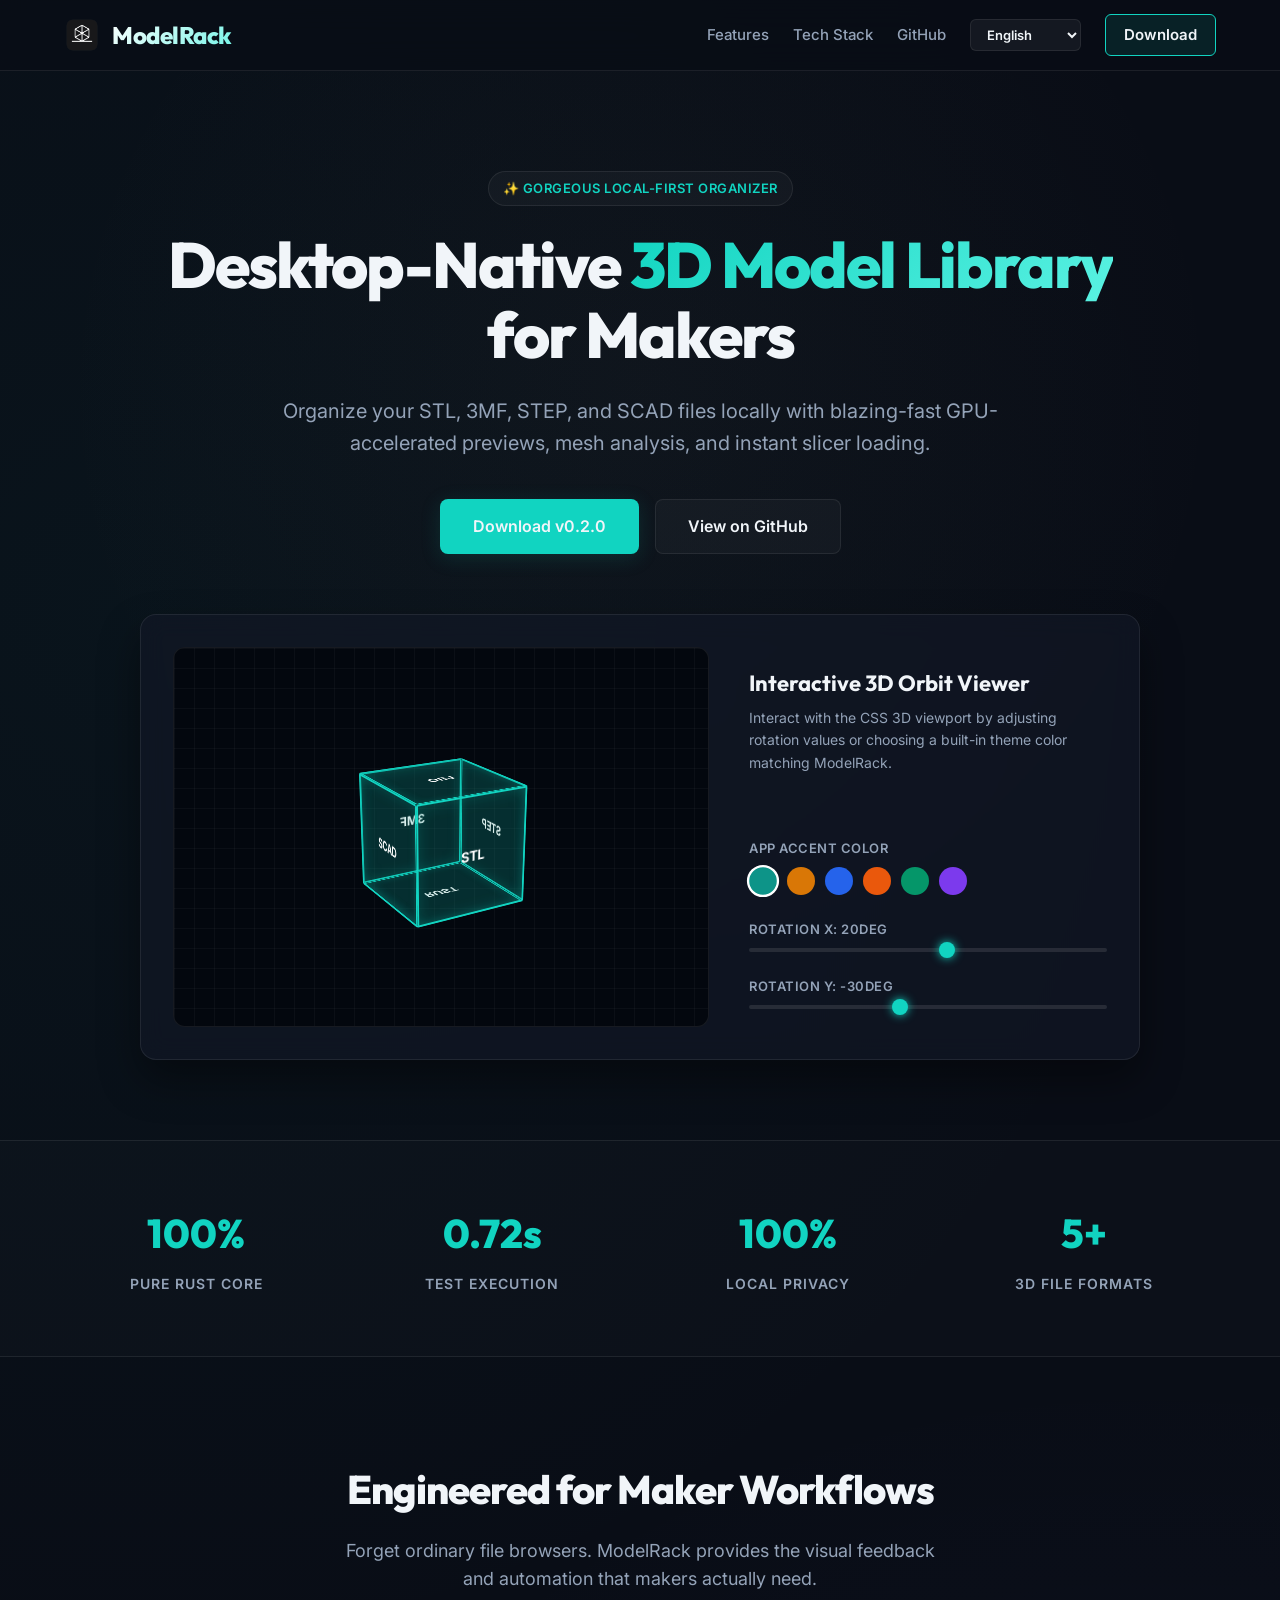
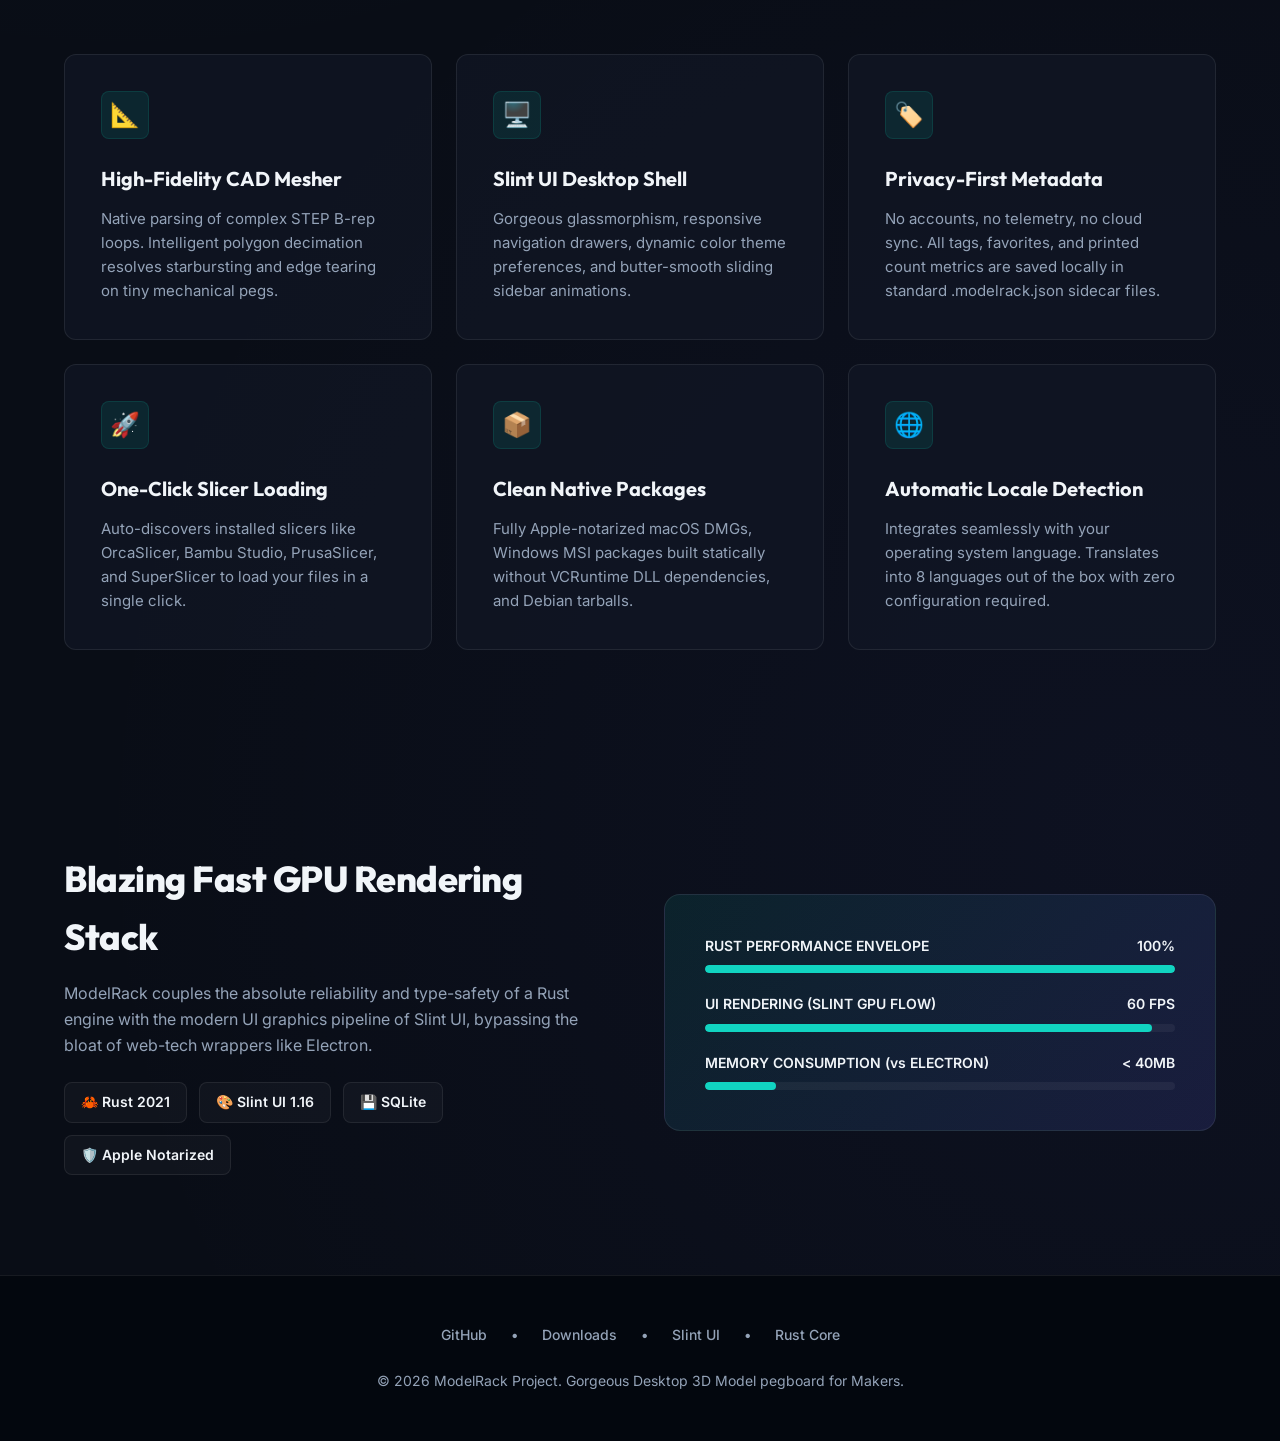
<file: docs/index.html>
<!DOCTYPE html>
<html lang="en">
<head>
  <meta charset="UTF-8">
  <meta name="viewport" content="width=device-width, initial-scale=1.0">
  <title>ModelRack - Gorgeous, Desktop-Native 3D Model Manager for Makers</title>
  
  <!-- SEO Meta Tags -->
  <meta name="description" content="ModelRack is a blazing-fast, gorgeous desktop-native 3D model library for makers. Manage STL, 3MF, STEP, and SCAD files locally with high-fidelity B-rep CAD meshing, 3D orbit viewer, and instant slicer integration.">
  <meta name="keywords" content="3D printing, STL viewer, 3MF plate manager, STEP mesher, local-first model library, OrcaSlicer launcher, Slint UI, Rust app">
  <meta name="author" content="ModelRack Project Team">
  <meta name="robots" content="index, follow">
  
  <!-- Open Graph / Facebook -->
  <meta property="og:type" content="website">
  <meta property="og:title" content="ModelRack - Desktop-Native 3D Model Manager">
  <meta property="og:description" content="A gorgeous, local-first, blazing-fast desktop 3D model organizer with native B-rep STEP parsing, 3D orbit previewing, and automatic slicer launching.">
  
  <!-- Modern Fonts -->
  <link rel="preconnect" href="https://fonts.googleapis.com">
  <link rel="preconnect" href="https://fonts.gstatic.com" crossorigin>
  <link href="https://fonts.googleapis.com/css2?family=Inter:wght@400;500;600;700&family=Outfit:wght@500;700;800&display=swap" rel="stylesheet">
  
  <style>
    /* Modern Reset and Design Variables */
    :root {
      --bg-dark: #090d16;
      --bg-card: rgba(18, 24, 38, 0.7);
      --bg-card-hover: rgba(26, 34, 54, 0.85);
      --border-color: rgba(255, 255, 255, 0.08);
      --border-glow: rgba(13, 148, 136, 0.3);
      --text-main: #f1f5f9;
      --text-muted: #94a3b8;
      
      /* HSL tailored Accent Colors (Teal, Amber, Blue, Coral, Emerald, Purple) */
      --accent-hue: 174; /* Default Teal */
      --accent: hsl(var(--accent-hue), 85%, 45%);
      --accent-hover: hsl(var(--accent-hue), 85%, 55%);
      --accent-dim: rgba(13, 148, 136, 0.15);
      
      --font-body: 'Inter', -apple-system, BlinkMacSystemFont, "Segoe UI", Roboto, sans-serif;
      --font-title: 'Outfit', sans-serif;
      
      --transition-smooth: all 0.3s cubic-bezier(0.4, 0, 0.2, 1);
    }
    
    * {
      box-sizing: border-box;
      margin: 0;
      padding: 0;
    }
    
    body {
      background-color: var(--bg-dark);
      color: var(--text-main);
      font-family: var(--font-body);
      line-height: 1.6;
      overflow-x: hidden;
      background-image: 
        radial-gradient(circle at 10% 20%, rgba(13, 148, 136, 0.05) 0%, transparent 40%),
        radial-gradient(circle at 90% 80%, rgba(99, 102, 241, 0.05) 0%, transparent 40%);
    }
    
    /* Layout & Utilities */
    .container {
      width: 100%;
      max-width: 1200px;
      margin: 0 auto;
      padding: 0 24px;
    }
    
    a {
      color: inherit;
      text-decoration: none;
    }
    
    /* Sleek Sticky Navbar */
    header {
      position: sticky;
      top: 0;
      z-index: 1000;
      background: rgba(9, 13, 22, 0.7);
      backdrop-filter: blur(16px);
      -webkit-backdrop-filter: blur(16px);
      border-bottom: 1px solid var(--border-color);
      transition: var(--transition-smooth);
    }
    
    .nav-wrapper {
      display: flex;
      justify-content: space-between;
      align-items: center;
      height: 70px;
    }
    
    .logo-area {
      display: flex;
      align-items: center;
      gap: 12px;
    }
    
    .logo-area img {
      width: 36px;
      height: 36px;
      border-radius: 8px;
    }
    
    .logo-text {
      font-family: var(--font-title);
      font-size: 24px;
      font-weight: 800;
      letter-spacing: -0.5px;
      background: linear-gradient(135deg, #fff 0%, hsl(var(--accent-hue), 85%, 70%) 100%);
      -webkit-background-clip: text;
      -webkit-text-fill-color: transparent;
    }
    
    .nav-links {
      display: flex;
      align-items: center;
      gap: 24px;
      font-weight: 500;
      font-size: 15px;
      color: var(--text-muted);
    }
    
    .nav-links a {
      transition: var(--transition-smooth);
    }
    
    .nav-links a:hover {
      color: var(--text-main);
    }
    
    /* Glassmorphic Language Selector */
    .lang-select {
      background: rgba(255, 255, 255, 0.05);
      border: 1px solid var(--border-color);
      color: var(--text-main);
      padding: 6px 12px;
      border-radius: 6px;
      outline: none;
      font-weight: 600;
      font-size: 13px;
      cursor: pointer;
      font-family: var(--font-body);
      transition: var(--transition-smooth);
    }
    
    .lang-select:hover {
      background: rgba(255, 255, 255, 0.1);
      border-color: var(--border-glow);
    }
    
    .lang-select option {
      background: #090d16;
      color: var(--text-main);
    }
    
    .nav-btn {
      background: var(--accent-dim);
      border: 1px solid var(--accent);
      color: var(--text-main);
      padding: 8px 18px;
      border-radius: 6px;
      font-weight: 600;
      transition: var(--transition-smooth);
    }
    
    .nav-btn:hover {
      background: var(--accent);
      box-shadow: 0 0 15px var(--border-glow);
    }
    
    /* Hero Section with Glassmorphic Elements */
    .hero {
      position: relative;
      padding: 100px 0 80px 0;
      text-align: center;
      background: radial-gradient(circle at 50% 30%, rgba(var(--accent-hue), 148, 136, 0.04) 0%, transparent 60%);
    }
    
    .tagline-badge {
      display: inline-flex;
      align-items: center;
      gap: 8px;
      background: rgba(255, 255, 255, 0.03);
      border: 1px solid var(--border-color);
      padding: 6px 14px;
      border-radius: 100px;
      font-size: 13px;
      font-weight: 600;
      letter-spacing: 0.5px;
      text-transform: uppercase;
      color: var(--accent);
      margin-bottom: 24px;
    }
    
    .hero h1 {
      font-family: var(--font-title);
      font-size: 64px;
      font-weight: 800;
      line-height: 1.1;
      letter-spacing: -2px;
      max-width: 950px;
      margin: 0 auto 24px auto;
    }
    
    .hero h1 span {
      background: linear-gradient(135deg, var(--accent) 0%, hsl(var(--accent-hue), 85%, 65%) 100%);
      -webkit-background-clip: text;
      -webkit-text-fill-color: transparent;
    }
    
    .hero p {
      font-size: 20px;
      color: var(--text-muted);
      max-width: 760px;
      margin: 0 auto 40px auto;
    }
    
    .hero-ctas {
      display: flex;
      justify-content: center;
      gap: 16px;
      margin-bottom: 60px;
    }
    
    .btn-primary {
      background: var(--accent);
      color: var(--text-main);
      font-size: 16px;
      font-weight: 600;
      padding: 14px 32px;
      border-radius: 8px;
      box-shadow: 0 4px 20px rgba(13, 148, 136, 0.2);
      transition: var(--transition-smooth);
      border: 1px solid transparent;
    }
    
    .btn-primary:hover {
      background: var(--accent-hover);
      box-shadow: 0 0 25px var(--border-glow);
      transform: translateY(-2px);
    }
    
    .btn-secondary {
      background: rgba(255, 255, 255, 0.03);
      border: 1px solid var(--border-color);
      color: var(--text-main);
      font-size: 16px;
      font-weight: 600;
      padding: 14px 32px;
      border-radius: 8px;
      transition: var(--transition-smooth);
    }
    
    .btn-secondary:hover {
      background: rgba(255, 255, 255, 0.08);
      transform: translateY(-2px);
    }
    
    /* Interactive Interactive Sandbox Frame */
    .sandbox-container {
      background: var(--bg-card);
      border: 1px solid var(--border-color);
      border-radius: 16px;
      padding: 32px;
      display: grid;
      grid-template-columns: 1.2fr 0.8fr;
      gap: 40px;
      text-align: left;
      margin: 0 auto;
      max-width: 1000px;
      box-shadow: 0 20px 40px rgba(0, 0, 0, 0.4);
      backdrop-filter: blur(12px);
    }
    
    .sandbox-visual {
      display: flex;
      flex-direction: column;
      align-items: center;
      justify-content: center;
      background: #03070e;
      border-radius: 12px;
      height: 380px;
      position: relative;
      overflow: hidden;
      border: 1px solid var(--border-color);
    }
    
    /* Live 3D Rotating Cube Emulator */
    .cube-viewport {
      perspective: 800px;
      width: 100%;
      height: 100%;
      display: flex;
      align-items: center;
      justify-content: center;
      cursor: grab;
    }
    
    .cube-viewport:active {
      cursor: grabbing;
    }
    
    .cube {
      width: 120px;
      height: 120px;
      position: relative;
      transform-style: preserve-3d;
      transform: rotateX(-20deg) rotateY(30deg);
      transition: transform 0.1s ease;
    }
    
    .cube-face {
      position: absolute;
      width: 120px;
      height: 120px;
      background: rgba(13, 148, 136, 0.15);
      border: 2px solid var(--accent);
      display: flex;
      align-items: center;
      justify-content: center;
      font-weight: bold;
      color: #fff;
      font-size: 14px;
      box-sizing: border-box;
      border-radius: 2px;
      box-shadow: inset 0 0 15px rgba(13, 148, 136, 0.3);
    }
    
    /* Positioning faces */
    .face-front  { transform: rotateY(0deg) translateZ(60px); }
    .face-back   { transform: rotateY(180deg) translateZ(60px); }
    .face-right  { transform: rotateY(90deg) translateZ(60px); }
    .face-left   { transform: rotateY(-90deg) translateZ(60px); }
    .face-top    { transform: rotateX(90deg) translateZ(60px); }
    .face-bottom { transform: rotateX(-90deg) translateZ(60px); }
    
    .grid-lines {
      position: absolute;
      width: 100%;
      height: 100%;
      background-image: 
        linear-gradient(to right, rgba(255, 255, 255, 0.03) 1px, transparent 1px),
        linear-gradient(to bottom, rgba(255, 255, 255, 0.03) 1px, transparent 1px);
      background-size: 20px 20px;
      pointer-events: none;
      z-index: 0;
    }
    
    .sandbox-controls {
      display: flex;
      flex-direction: column;
      justify-content: center;
      gap: 24px;
    }
    
    .sandbox-controls h3 {
      font-family: var(--font-title);
      font-size: 22px;
      font-weight: 700;
    }
    
    .control-group {
      display: flex;
      flex-direction: column;
      gap: 8px;
    }
    
    .control-label {
      font-size: 13px;
      font-weight: 600;
      color: var(--text-muted);
      text-transform: uppercase;
      letter-spacing: 0.5px;
    }
    
    /* Theme color switchers */
    .color-swatches {
      display: flex;
      gap: 10px;
    }
    
    .swatch {
      width: 28px;
      height: 28px;
      border-radius: 50%;
      border: 2px solid transparent;
      cursor: pointer;
      transition: var(--transition-smooth);
    }
    
    .swatch.active {
      border-color: #fff;
      transform: scale(1.15);
    }
    
    .swatch-teal { background: #0d9488; }
    .swatch-amber { background: #d97706; }
    .swatch-blue { background: #2563eb; }
    .swatch-coral { background: #ea580c; }
    .swatch-emerald { background: #059669; }
    .swatch-purple { background: #7c3aed; }
    
    /* Slider styling */
    .slider {
      -webkit-appearance: none;
      width: 100%;
      height: 4px;
      border-radius: 2px;
      background: rgba(255, 255, 255, 0.1);
      outline: none;
      transition: background 0.3s;
    }
    
    .slider::-webkit-slider-thumb {
      -webkit-appearance: none;
      appearance: none;
      width: 16px;
      height: 16px;
      border-radius: 50%;
      background: var(--accent);
      cursor: pointer;
      transition: transform 0.1s ease;
      box-shadow: 0 0 10px var(--accent);
    }
    
    .slider::-webkit-slider-thumb:hover {
      transform: scale(1.2);
    }
    
    /* Features Grid */
    .features {
      padding: 100px 0;
      position: relative;
    }
    
    .section-title {
      text-align: center;
      margin-bottom: 60px;
    }
    
    .section-title h2 {
      font-family: var(--font-title);
      font-size: 40px;
      font-weight: 800;
      letter-spacing: -1px;
      margin-bottom: 16px;
    }
    
    .section-title p {
      color: var(--text-muted);
      font-size: 18px;
      max-width: 600px;
      margin: 0 auto;
    }
    
    .features-grid {
      display: grid;
      grid-template-columns: repeat(auto-fit, minmax(320px, 1fr));
      gap: 24px;
    }
    
    .feature-card {
      background: var(--bg-card);
      border: 1px solid var(--border-color);
      padding: 36px;
      border-radius: 12px;
      transition: var(--transition-smooth);
      position: relative;
      overflow: hidden;
    }
    
    .feature-card:hover {
      background: var(--bg-card-hover);
      border-color: var(--border-glow);
      transform: translateY(-4px);
    }
    
    .feature-icon {
      width: 48px;
      height: 48px;
      border-radius: 8px;
      background: var(--accent-dim);
      display: flex;
      align-items: center;
      justify-content: center;
      font-size: 24px;
      margin-bottom: 24px;
      border: 1px solid rgba(13, 148, 136, 0.2);
    }
    
    .feature-card h3 {
      font-family: var(--font-title);
      font-size: 20px;
      font-weight: 700;
      margin-bottom: 12px;
    }
    
    .feature-card p {
      color: var(--text-muted);
      font-size: 15px;
      line-height: 1.6;
    }
    
    /* Stats & Performance Counter Section */
    .metrics {
      padding: 60px 0;
      border-top: 1px solid var(--border-color);
      border-bottom: 1px solid var(--border-color);
      background: rgba(255, 255, 255, 0.01);
    }
    
    .metrics-wrapper {
      display: grid;
      grid-template-columns: repeat(4, 1fr);
      gap: 32px;
      text-align: center;
    }
    
    .metric-item h4 {
      font-family: var(--font-title);
      font-size: 40px;
      font-weight: 800;
      color: var(--accent);
      margin-bottom: 8px;
    }
    
    .metric-item p {
      font-size: 14px;
      font-weight: 600;
      color: var(--text-muted);
      text-transform: uppercase;
      letter-spacing: 1px;
    }
    
    /* Tech Stack Panel */
    .tech-stack {
      padding: 100px 0;
    }
    
    .tech-wrapper {
      display: grid;
      grid-template-columns: 1fr 1fr;
      gap: 48px;
      align-items: center;
    }
    
    .tech-content h2 {
      font-family: var(--font-title);
      font-size: 36px;
      font-weight: 800;
      margin-bottom: 16px;
      letter-spacing: -0.5px;
    }
    
    .tech-content p {
      color: var(--text-muted);
      margin-bottom: 24px;
    }
    
    .tech-badges {
      display: flex;
      flex-wrap: wrap;
      gap: 12px;
    }
    
    .tech-badge {
      background: rgba(255, 255, 255, 0.03);
      border: 1px solid var(--border-color);
      padding: 8px 16px;
      border-radius: 8px;
      font-size: 14px;
      font-weight: 600;
      display: flex;
      align-items: center;
      gap: 8px;
    }
    
    .tech-visual {
      background: linear-gradient(135deg, rgba(13, 148, 136, 0.15) 0%, rgba(99, 102, 241, 0.15) 100%);
      border: 1px solid var(--border-color);
      border-radius: 16px;
      padding: 40px;
      display: flex;
      flex-direction: column;
      gap: 20px;
    }
    
    .stack-metric {
      display: flex;
      flex-direction: column;
      gap: 8px;
    }
    
    .stack-metric-header {
      display: flex;
      justify-content: space-between;
      font-size: 14px;
      font-weight: 600;
    }
    
    .stack-bar-bg {
      width: 100%;
      height: 8px;
      background: rgba(255, 255, 255, 0.05);
      border-radius: 4px;
      overflow: hidden;
    }
    
    .stack-bar-fg {
      height: 100%;
      background: var(--accent);
      border-radius: 4px;
      transition: width 1s ease-in-out;
    }
    
    /* Footer */
    footer {
      background: #03070e;
      padding: 48px 0;
      border-top: 1px solid var(--border-color);
      color: var(--text-muted);
      font-size: 14px;
      text-align: center;
    }
    
    .footer-links {
      display: flex;
      justify-content: center;
      gap: 24px;
      margin-bottom: 24px;
      font-weight: 500;
    }
    
    .footer-links a:hover {
      color: var(--text-main);
    }
    
    @media (max-width: 768px) {
      .hero h1 { font-size: 44px; }
      .sandbox-container { grid-template-columns: 1fr; }
      .metrics-wrapper { grid-template-columns: repeat(2, 1fr); }
      .tech-wrapper { grid-template-columns: 1fr; }
    }
  </style>
</head>
<body>

  <!-- Sleek Sticky Header -->
  <header>
    <div class="container nav-wrapper">
      <a href="#" class="logo-area">
        <img src="logo.png" alt="ModelRack Logo">
        <span class="logo-text">ModelRack</span>
      </a>
      <nav class="nav-links">
        <a href="#features">Features</a>
        <a href="#tech">Tech Stack</a>
        <a href="https://github.com/stormixus/ModelRack" target="_blank">GitHub</a>
        <select id="lang-select" class="lang-select">
          <option value="en">English</option>
          <option value="ko">한국어</option>
          <option value="ja">日本語</option>
          <option value="es">Español</option>
          <option value="pt">Português</option>
          <option value="ru">Русский</option>
          <option value="zh-CN">简体中文</option>
          <option value="zh-TW">繁體中文</option>
        </select>
        <a href="https://github.com/stormixus/ModelRack/releases" class="nav-btn" target="_blank" id="nav-download-btn">Download</a>
      </nav>
    </div>
  </header>

  <!-- Hero Section -->
  <section class="hero">
    <div class="container">
      <div class="tagline-badge" id="locale-badge">✨ Gorgeous local-first organizer</div>
      <h1 id="hero-heading">Desktop-Native <span>3D Model Library</span> for Makers</h1>
      <p id="hero-subheading">Organize your STL, 3MF, STEP, and SCAD files locally with blazing-fast GPU-accelerated previews, mesh analysis, and instant slicer loading.</p>
      
      <div class="hero-ctas">
        <a href="https://github.com/stormixus/ModelRack/releases/latest" class="btn-primary" id="hero-dl-btn">Download v0.2.0</a>
        <a href="https://github.com/stormixus/ModelRack" class="btn-secondary" target="_blank" id="hero-git-btn">View on GitHub</a>
      </div>
      
      <!-- Interactive Sandbox Panel -->
      <div class="sandbox-container">
        <div class="sandbox-visual">
          <div class="grid-lines"></div>
          <div class="cube-viewport" id="cube-viewport">
            <div class="cube" id="orbit-cube">
              <div class="cube-face face-front">STL</div>
              <div class="cube-face face-back">3MF</div>
              <div class="cube-face face-right">STEP</div>
              <div class="cube-face face-left">SCAD</div>
              <div class="cube-face face-top">OBJ</div>
              <div class="cube-face face-bottom">RUST</div>
            </div>
          </div>
        </div>
        <div class="sandbox-controls">
          <div>
            <h3 id="sandbox-title">Interactive 3D Orbit Viewer</h3>
            <p style="font-size: 14px; color: var(--text-muted); margin-top: 6px;" id="sandbox-desc">Interact with the CSS 3D viewport by adjusting rotation values or choosing a built-in theme color matching ModelRack.</p>
          </div>
          
          <div class="control-group">
            <span class="control-label" id="label-accent">App Accent Color</span>
            <div class="color-swatches">
              <div class="swatch swatch-teal active" data-hue="174" title="Teal"></div>
              <div class="swatch swatch-amber" data-hue="35" title="Amber"></div>
              <div class="swatch swatch-blue" data-hue="220" title="Blue"></div>
              <div class="swatch swatch-coral" data-hue="16" title="Coral"></div>
              <div class="swatch swatch-emerald" data-hue="150" title="Emerald"></div>
              <div class="swatch swatch-purple" data-hue="265" title="Purple"></div>
            </div>
          </div>
          
          <div class="control-group">
            <span class="control-label" id="label-rotation-x">Rotation X: <span id="rot-x-val">20deg</span></span>
            <input type="range" min="-180" max="180" value="20" class="slider" id="slider-x">
          </div>
          
          <div class="control-group">
            <span class="control-label" id="label-rotation-y">Rotation Y: <span id="rot-y-val">-30deg</span></span>
            <input type="range" min="-180" max="180" value="-30" class="slider" id="slider-y">
          </div>
        </div>
      </div>
    </div>
  </section>

  <!-- Metrics Bar -->
  <section class="metrics">
    <div class="container metrics-wrapper">
      <div class="metric-item">
        <h4 id="metric-rust">100%</h4>
        <p id="label-rust">Pure Rust Core</p>
      </div>
      <div class="metric-item">
        <h4 id="metric-time">0.72s</h4>
        <p id="label-time">Test Execution</p>
      </div>
      <div class="metric-item">
        <h4 id="metric-sec">100%</h4>
        <p id="label-sec">Local Privacy</p>
      </div>
      <div class="metric-item">
        <h4 id="metric-formats">5+</h4>
        <p id="label-formats">3D File Formats</p>
      </div>
    </div>
  </section>

  <!-- Features Section -->
  <section class="features" id="features">
    <div class="container">
      <div class="section-title">
        <h2 id="features-title">Engineered for Maker Workflows</h2>
        <p id="features-desc">Forget ordinary file browsers. ModelRack provides the visual feedback and automation that makers actually need.</p>
      </div>
      
      <div class="features-grid">
        <div class="feature-card">
          <div class="feature-icon">📐</div>
          <h3 id="feat-cad-title">High-Fidelity CAD Mesher</h3>
          <p id="feat-cad-desc">Native parsing of complex STEP B-rep loops. Intelligent polygon decimation resolves starbursting and edge tearing on tiny mechanical pegs.</p>
        </div>
        <div class="feature-card">
          <div class="feature-icon">🖥️</div>
          <h3 id="feat-slint-title">Slint UI Desktop Shell</h3>
          <p id="feat-slint-desc">Gorgeous glassmorphism, responsive navigation drawers, dynamic color theme preferences, and butter-smooth sliding sidebar animations.</p>
        </div>
        <div class="feature-card">
          <div class="feature-icon">🏷️</div>
          <h3 id="feat-metadata-title">Privacy-First metadata</h3>
          <p id="feat-metadata-desc">No accounts, no telemetry, no cloud sync. All tags, favorites, and printed count metrics are saved locally in standard .modelrack.json sidecar files.</p>
        </div>
        <div class="feature-card">
          <div class="feature-icon">🚀</div>
          <h3 id="feat-slicer-title">One-Click Slicer Loading</h3>
          <p id="feat-slicer-desc">Auto-discovers installed slicers like OrcaSlicer, Bambu Studio, PrusaSlicer, and SuperSlicer to load your files in a single click.</p>
        </div>
        <div class="feature-card">
          <div class="feature-icon">📦</div>
          <h3 id="feat-wix-title">Clean Native Packages</h3>
          <p id="feat-wix-desc">Fully Apple-notarized macOS DMGs, Windows MSI packages built statically without VCRuntime DLL dependencies, and Debian tarballs.</p>
        </div>
        <div class="feature-card">
          <div class="feature-icon">🌐</div>
          <h3 id="feat-i18n-title">Automatic Locale Detection</h3>
          <p id="feat-i18n-desc">Integrates seamlessly with your operating system language. Translates into 8 languages out of the box with zero configuration required.</p>
        </div>
      </div>
    </div>
  </section>

  <!-- Technical Stack Section -->
  <section class="tech-stack" id="tech">
    <div class="container tech-wrapper">
      <div class="tech-content">
        <h2 id="tech-title">Blazing Fast GPU Rendering Stack</h2>
        <p id="tech-desc">ModelRack couples the absolute reliability and type-safety of a Rust engine with the modern UI graphics pipeline of Slint UI, bypassing the bloat of web-tech wrappers like Electron.</p>
        <div class="tech-badges">
          <div class="tech-badge">🦀 Rust 2021</div>
          <div class="tech-badge">🎨 Slint UI 1.16</div>
          <div class="tech-badge">💾 SQLite</div>
          <div class="tech-badge">🛡️ Apple Notarized</div>
        </div>
      </div>
      
      <div class="tech-visual">
        <div class="stack-metric">
          <div class="stack-metric-header">
            <span>RUST PERFORMANCE ENVELOPE</span>
            <span>100%</span>
          </div>
          <div class="stack-bar-bg">
            <div class="stack-bar-fg" style="width: 100%;"></div>
          </div>
        </div>
        <div class="stack-metric">
          <div class="stack-metric-header">
            <span>UI RENDERING (SLINT GPU FLOW)</span>
            <span>60 FPS</span>
          </div>
          <div class="stack-bar-bg">
            <div class="stack-bar-fg" style="width: 95%;"></div>
          </div>
        </div>
        <div class="stack-metric">
          <div class="stack-metric-header">
            <span>MEMORY CONSUMPTION (vs ELECTRON)</span>
            <span>< 40MB</span>
          </div>
          <div class="stack-bar-bg">
            <div class="stack-bar-fg" style="width: 15%;"></div>
          </div>
        </div>
      </div>
    </div>
  </section>

  <!-- Footer -->
  <footer>
    <div class="container">
      <div class="footer-links">
        <a href="https://github.com/stormixus/ModelRack" target="_blank">GitHub</a> •
        <a href="https://github.com/stormixus/ModelRack/releases" target="_blank">Downloads</a> •
        <a href="https://slint.dev" target="_blank" rel="nofollow">Slint UI</a> •
        <a href="https://rust-lang.org" target="_blank" rel="nofollow">Rust Core</a>
      </div>
      <p id="footer-cr">&copy; 2026 ModelRack Project. Gorgeous Desktop 3D Model pegboard for Makers.</p>
    </div>
  </footer>

  <script>
    // Theme Customizer & Color Switcher Logic
    const swatches = document.querySelectorAll('.swatch');
    
    swatches.forEach(swatch => {
      swatch.addEventListener('click', () => {
        // Toggle Active Class
        document.querySelector('.swatch.active').classList.remove('active');
        swatch.classList.add('active');
        
        // Update Accent Hue
        const hue = swatch.getAttribute('data-hue');
        document.documentElement.style.setProperty('--accent-hue', hue);
      });
    });

    // 3D Cube Rotation via Range Sliders
    const cube = document.getElementById('orbit-cube');
    const sliderX = document.getElementById('slider-x');
    const sliderY = document.getElementById('slider-y');
    const rotXVal = document.getElementById('rot-x-val');
    const rotYVal = document.getElementById('rot-y-val');
    
    function updateCubeRotation() {
      const rx = sliderX.value;
      const ry = sliderY.value;
      
      rotXVal.textContent = `${rx}deg`;
      rotYVal.textContent = `${ry}deg`;
      
      cube.style.transform = `rotateX(${rx}deg) rotateY(${ry}deg)`;
    }
    
    sliderX.addEventListener('input', updateCubeRotation);
    sliderY.addEventListener('input', updateCubeRotation);

    // Draggable Cube functionality (mouse orbit emulator)
    let isDragging = false;
    let startX, startY;
    let rotX = 20;
    let rotY = -30;
    
    const viewport = document.getElementById('cube-viewport');
    
    viewport.addEventListener('mousedown', (e) => {
      isDragging = true;
      startX = e.clientX;
      startY = e.clientY;
      viewport.style.cursor = 'grabbing';
    });
    
    window.addEventListener('mouseup', () => {
      if (isDragging) {
        isDragging = false;
        viewport.style.cursor = 'grab';
      }
    });
    
    window.addEventListener('mousemove', (e) => {
      if (!isDragging) return;
      
      const deltaX = e.clientX - startX;
      const deltaY = e.clientY - startY;
      
      rotY += deltaX * 0.5;
      rotX -= deltaY * 0.5;
      
      // Bound X rotation to prevent flipping upside down completely
      rotX = Math.max(-90, Math.min(90, rotX));
      
      // Update inputs & visual cube
      sliderX.value = Math.round(rotX);
      sliderY.value = Math.round(rotY);
      
      updateCubeRotation();
      
      startX = e.clientX;
      startY = e.clientY;
    });

    // Fully Localized translations map for all 8 app languages
    const translations = {
      "en": {
        "badge": "✨ Gorgeous local-first organizer",
        "heading": "Desktop-Native <span>3D Model Library</span> for Makers",
        "subheading": "Organize your STL, 3MF, STEP, and SCAD files locally with blazing-fast GPU-accelerated previews, mesh analysis, and instant slicer loading.",
        "sandbox-title": "Interactive 3D Orbit Viewer",
        "sandbox-desc": "Interact with the CSS 3D viewport by adjusting rotation values or choosing a built-in theme color matching ModelRack.",
        "features-title": "Engineered for Maker Workflows",
        "features-desc": "Forget ordinary file browsers. ModelRack provides the visual feedback and automation that makers actually need.",
        "feat-cad-title": "High-Fidelity CAD Mesher",
        "feat-cad-desc": "Native parsing of complex STEP B-rep loops. Intelligent polygon decimation resolves starbursting and edge tearing on tiny mechanical pegs.",
        "feat-slint-title": "Slint UI Desktop Shell",
        "feat-slint-desc": "Gorgeous glassmorphism, responsive navigation drawers, dynamic color theme preferences, and butter-smooth sliding sidebar animations.",
        "feat-metadata-title": "Privacy-First Metadata",
        "feat-metadata-desc": "No accounts, no telemetry, no cloud sync. All tags, favorites, and printed count metrics are saved locally in standard .modelrack.json sidecar files.",
        "feat-slicer-title": "One-Click Slicer Loading",
        "feat-slicer-desc": "Auto-discovers installed slicers like OrcaSlicer, Bambu Studio, PrusaSlicer, and SuperSlicer to load your files in a single click.",
        "feat-wix-title": "Clean Native Packages",
        "feat-wix-desc": "Fully Apple-notarized macOS DMGs, Windows MSI packages built statically without VCRuntime DLL dependencies, and Debian tarballs.",
        "feat-i18n-title": "Automatic Locale Detection",
        "feat-i18n-desc": "Integrates seamlessly with your operating system language. Translates into 8 languages out of the box with zero configuration required.",
        "tech-title": "Blazing Fast GPU Rendering Stack",
        "tech-desc": "ModelRack couples the absolute reliability and type-safety of a Rust engine with the modern UI graphics pipeline of Slint UI, bypassing the bloat of web-tech wrappers like Electron.",
        "label-accent": "App Accent Color",
        "label-rust": "Pure Rust Core",
        "label-time": "Test Execution",
        "label-sec": "Local Privacy",
        "label-formats": "3D File Formats",
        "dl-btn": "Download v0.2.0",
        "git-btn": "View on GitHub",
        "nav-dl": "Download",
        "cr": "© 2026 ModelRack Project. Gorgeous Desktop 3D Model pegboard for Makers."
      },
      "ko": {
        "badge": "✨ 아름다운 로컬 우선 3D 모델 매니저",
        "heading": "메이커를 위한 데스크톱 네이티브 <span>3D 모델 라이브러리</span>",
        "subheading": "STL, 3MF, STEP, SCAD 파일을 업로드 없이 로컬에서 초고속 GPU 가속 프리뷰, 메쉬 분석, 원클릭 슬라이서 기동으로 스마트하게 정리하세요.",
        "sandbox-title": "대화형 3D Orbit 뷰어 에뮬레이터",
        "sandbox-desc": "슬라이더를 조절하거나 직접 드래그하여 3D 뷰포트를 회전시키고, ModelRack 앱 내부와 동일한 화려한 테마 컬러를 직접 골라보세요.",
        "features-title": "메이커의 워크플로우에 맞춤 설계",
        "features-desc": "단순한 파일 브라우저는 잊으세요. ModelRack은 메이커가 실제로 가려워하는 지점들을 해결하는 시각적 피드백과 편의 기능을 제공합니다.",
        "feat-cad-title": "초정밀 CAD 메쉬 엔진",
        "feat-cad-desc": "복잡한 STEP B-rep 루프의 원천 네이티브 삼각 변환. 지능형 다각형 세분화를 통해 미세한 볼트 체결용 Peg이나 홀의 스타버스트/찢어짐 현상을 완벽히 해결합니다.",
        "feat-slint-title": "Slint UI 데스크톱 셸",
        "feat-slint-desc": "수려한 글래스모피즘(반투명 블러), 직관적인 네비게이션 드로어, 실시간 테마 컬러 적용 및 물 흐르듯 부드러운 사이드바 접힘 애니메이션.",
        "feat-metadata-title": "로컬 최우선 메타데이터",
        "feat-metadata-desc": "로그인도, 정보 수집도, 클라우드 전송도 없습니다. 모든 태그와 출력 횟수는 원본 파일 옆에 `.modelrack.json` 파일로 온전히 안전하게 저장됩니다.",
        "feat-slicer-title": "원클릭 슬라이서 즉시 연동",
        "feat-slicer-desc": "오카슬라이서(OrcaSlicer), 밤부 스튜디오, 프루사 슬라이서 등을 자동으로 탐색하여 원클릭으로 해당 슬라이서에 즉시 모델을 불러옵니다.",
        "feat-wix-title": "정돈된 네이티브 패키지",
        "feat-wix-desc": "공식 Apple 공증 및 서명이 완비된 macOS DMG 파일과 MSVC 런타임 의존성이 완전히 제거된 정적 빌드 방식의 윈도우 MSI 패키지 배포.",
        "feat-i18n-title": "네이티브 언어 자동 감지",
        "feat-i18n-desc": "사용자 운영체제(OS)의 기본 설정 언어를 최초 구동 시 스스로 감지하여 별도 설정 없이 8개국 다국어 번역 언어 환경을 즉시 세팅합니다.",
        "tech-title": "초고속 GPU 렌더링 기술 스택",
        "tech-desc": "Electron 등의 무겁고 비대화된 웹 래퍼 기술을 배제하고, Rust 엔진의 극대화된 경량/고안정성 핵심부 위에 Slint GPU 그래픽스 렌더러 파이프라인을 밀착 설계했습니다.",
        "label-accent": "앱 테마 액센트 컬러",
        "label-rust": "순수 Rust 코어",
        "label-time": "자가 테스트 시간",
        "label-sec": "완벽한 로컬 프라이버시",
        "label-formats": "지원 3D 파일 포맷",
        "dl-btn": "무료 다운로드 v0.2.0",
        "git-btn": "깃허브 저장소 보기",
        "nav-dl": "다운로드",
        "cr": "© 2026 ModelRack Project. 메이커를 위한 가장 직관적이고 아름다운 3D 모델 pegboard 라이브러리."
      },
      "ja": {
        "badge": "✨ 美しいローカル優先3Dモデルマネージャー",
        "heading": "メイカーのためのデスクトップネイティブ <span>3Dモデルライブラリ</span>",
        "subheading": "STL、3MF、STEP、SCADファイルをローカルで超高速GPU加速プレビュー、メッシュ分析、スライサーの即時起動でスマートに整理します。",
        "sandbox-title": "インタラクティブ3D軌道ビューア",
        "sandbox-desc": "スライダーを調整するか、直接ドラッグして3Dビューポートを回転させ、ModelRackと同じテーマカラーを選択してください。",
        "features-title": "メイカーのワークフロー向けに設計",
        "features-desc": "普通のファイルブラウザは忘れてください。ModelRackはメイカーが実際に必要とするビジュアルフィードバックと自動化を提供します。",
        "feat-cad-title": "高精度CADメッシュエンジン",
        "feat-cad-desc": "複雑なSTEP B-repループをネイティブ解析。インテリジェントなポリゴン削減により、小さな機械的ペグや穴のスターバーストとエッジの裂けを完全に解決します。",
        "feat-slint-title": "Slint UIデスクトップシェル",
        "feat-slint-desc": "美しいグラスモフィズム、応答性の高いナビгеーションドロワー、動的なカラーテーマ、そしてスムーズなサイドバーアニメーション。",
        "feat-metadata-title": "プライバシー最優先のメタデータ",
        "feat-metadata-desc": "アカウント不要、テレメトリなし、クラウド同期なし。すべてのタグ、お気に入り、印刷カウントはローカルの.modelrack.jsonサイドカーファイルに保存されます。",
        "feat-slicer-title": "ワンクリックスライサー起動",
        "feat-slicer-desc": "OrcaSlicer、Bambu Studio、PrusaSlicerなどのインストール済みスライサーを自動検出し、ワンクリックでファイルをロードします。",
        "feat-wix-title": "クリーンなネイティブパッケージ",
        "feat-wix-desc": "Apple公証済みのmacOS DMGと、VCRuntime DLLの依存関係なしで静的ビルドされたWindows MSIパッケージの配布。",
        "feat-i18n-title": "言語の自动検出",
        "feat-i18n-desc": "オペレーティングシステムの言語とシームレスに統合。設定不要で、起動時から即座に8か国語の多言語環境を提供します。",
        "tech-title": "超高速GPUレンダリング技術スタック",
        "tech-desc": "Electronなどの重いウェブベース技術を排除し、極めて軽量で高効率なRustエンジンとSlint GPUグラフィックスレンダラーを密着設計しました。",
        "label-accent": "アプリアクセントカラー",
        "label-rust": "純粋なRustコア",
        "label-time": "テスト実行時間",
        "label-sec": "ローカルプライバシー",
        "label-formats": "3Dファイルフォーマット",
        "dl-btn": "無料ダウンロード v0.2.0",
        "git-btn": "GitHubで見る",
        "nav-dl": "ダウンロード",
        "cr": "© 2026 ModelRack Project. メイカーのための最も美しく直感的な3Dモデルペグボードライブラリ。"
      },
      "es": {
        "badge": "✨ Hermoso organizador local de modelos 3D",
        "heading": "Biblioteca de <span>modelos 3D</span> nativa para creadores",
        "subheading": "Organize sus archivos STL, 3MF, STEP y SCAD localmente con previsualizaciones aceleradas por GPU súper rápidas, análisis de malla e inicio instantáneo del laminador.",
        "sandbox-title": "Visor orbital 3D interactivo",
        "sandbox-desc": "Interactúe con la vista 3D ajustando los valores de rotación o elija un color de tema que coincida con ModelRack.",
        "features-title": "Diseñado para flujos de trabajo de creadores",
        "features-desc": "Olvídese de los navegadores de archivos comunes. ModelRack proporciona los comentarios visuales y la automatización que los creadores realmente necesitan.",
        "feat-cad-title": "Mallador CAD de alta fidelidad",
        "feat-cad-desc": "Análisis nativo de bucles complejos STEP B-rep. La decimación inteligente de polígonos resuelve la distorsión y el desgarro de bordes en pequeñas piezas mecánicas.",
        "feat-slint-title": "Interfaz Slint UI nativa",
        "feat-slint-desc": "Magnífico efecto de vidrio, paneles laterales deslizantes suaves, temas de color dinámicos y navegación intuitiva.",
        "feat-metadata-title": "Metadatos centrados en la privacidad",
        "feat-metadata-desc": "Sin cuentas, sin telemetría, sin sincronización en la nube. Todas las etiquetas y favoritos se guardan localmente en archivos .modelrack.json.",
        "feat-slicer-title": "Lanzador de laminador en un clic",
        "feat-slicer-desc": "Descubrimiento automático de OrcaSlicer, Bambu Studio, PrusaSlicer y SuperSlicer para cargar sus archivos al instante.",
        "feat-wix-title": "Paquetes nativos limpios",
        "feat-wix-desc": "Instaladores DMG de macOS firmados y notarizados por Apple, y paquetes MSI de Windows construidos de forma estática.",
        "feat-i18n-title": "Detección de idioma automática",
        "feat-i18n-desc": "Se integra sin problemas con el idioma de su sistema operativo. Soporta 8 idiomas desde el primer inicio sin configuración.",
        "tech-title": "Motor de renderizado GPU ultra rápido",
        "tech-desc": "ModelRack combina la fiabilidad y seguridad de tipo de Rust con el moderno flujo de gráficos de Slint UI, evitando el exceso de Electron.",
        "label-accent": "Color de acento de la app",
        "label-rust": "Núcleo de Rust puro",
        "label-time": "Tiempo de prueba",
        "label-sec": "Privacidad 100% local",
        "label-formats": "Formatos 3D compatibles",
        "dl-btn": "Descargar gratis v0.2.0",
        "git-btn": "Ver en GitHub",
        "nav-dl": "Descargar",
        "cr": "© 2026 Proyecto ModelRack. Biblioteca de modelos 3D hermosa y local para creadores."
      },
      "pt": {
        "badge": "✨ Lindo organizador local de modelos 3D",
        "heading": "Biblioteca de <span>modelos 3D</span> nativa para makers",
        "subheading": "Organize seus arquivos STL, 3MF, STEP e SCAD localmente com pré-visualizações super rápidas aceleradas por GPU, análise de malha e abertura direta no fatiador.",
        "sandbox-title": "Visualizador orbital 3D interativo",
        "sandbox-desc": "Interaja com a visualização 3D ajustando os valores de rotação ou escolha uma cor de tema que combine com o ModelRack.",
        "features-title": "Projetado para o fluxo de trabalho de makers",
        "features-desc": "Esqueça navegadores de arquivos comuns. O ModelRack oferece o feedback visual e a automação que os makers realmente precisam.",
        "feat-cad-title": "Gerador de malha CAD de alta fidelidade",
        "feat-cad-desc": "Processamento nativo de loops STEP B-rep complexos. A decimação inteligente de polígonos resolve distorções e rasgos em pequenos pinos e furos mecânicos.",
        "feat-slint-title": "Interface Slint UI nativa",
        "feat-slint-desc": "Lindo efeito translúcido (glassmorphic), painéis laterais de deslizamento suave, temas dinâmicos e navegação intuitiva.",
        "feat-metadata-title": "Metadatos com foco em privacidade",
        "feat-metadata-desc": "Sem contas, sem telemetria, sem nuvem. Todas as tags, favoritos e contagens são salvos localmente em arquivos sidecar .modelrack.json.",
        "feat-slicer-title": "Abertura de fatiador em um clique",
        "feat-slicer-desc": "Descoberta automática do OrcaSlicer, Bambu Studio, PrusaSlicer e SuperSlicer para carregar seus arquivos instantaneamente.",
        "feat-wix-title": "Pacotes nativos limpos",
        "feat-wix-desc": "Instaladores DMG de macOS assinados e homologados pela Apple, e pacotes MSI de Windows compilados estaticamente.",
        "feat-i18n-title": "Detecção automática de idioma",
        "feat-i18n-desc": "Integração perfeita com o idioma do seu sistema operacional. Suporta 8 idiomas nativos desde a primeira inicialização.",
        "tech-title": "Processamento gráfico por GPU super rápido",
        "tech-desc": "O ModelRack une a segurança e estabilidade do Rust com o pipeline de renderização moderna do Slint UI, evitando o peso do Electron.",
        "label-accent": "Cor de destaque do app",
        "label-rust": "Núcleo em Rust puro",
        "label-time": "Tempo de testes",
        "label-sec": "Privacidade local",
        "label-formats": "Formatos 3D suportados",
        "dl-btn": "Download grátis v0.2.0",
        "git-btn": "Ver no GitHub",
        "nav-dl": "Download",
        "cr": "© 2026 Projeto ModelRack. Biblioteca de modelos 3D linda e local para makers."
      },
      "ru": {
        "badge": "✨ Великолепный локальный менеджер 3D-моделей",
        "heading": "Локальная <span>библиотека 3D-моделей</span> для мейкеров",
        "subheading": "Организуйте свои файлы STL, 3MF, STEP и SCAD локально с быстрыми превью на GPU, анализом сетки и моментальным запуском слайсера.",
        "sandbox-title": "Интерактивный 3D-просмотрщик",
        "sandbox-desc": "Управляйте 3D-сценой, изменяя углы вращения или выберите цветовую тему, соответствующую интерфейсу ModelRack.",
        "features-title": "Создано для рабочих процессов мейкеров",
        "features-desc": "Забудьте об обычных файловых менеджерах. ModelRack предоставляет визуальный контроль и автоматизацию, которые действительно нужны.",
        "feat-cad-title": "Высокоточное меширование CAD",
        "feat-cad-desc": "Нативный парсинг сложных STEP B-rep циклов. Интеллектуальное сокращение полигонов устраняет артефакты и разрывы сетки на мелких деталях.",
        "feat-slint-title": "Интерфейс Slint UI",
        "feat-slint-desc": "Элегантный эффект матового стекла, плавные анимации боковой панели, динамические цветовые темы и удобная навигация.",
        "feat-metadata-title": "Абсолютная конфиденциальность",
        "feat-metadata-desc": "Без учетных записей, телеметрии и облачной синхронизации. Все теги, избранное и история печати хранятся локально в файлах .modelrack.json.",
        "feat-slicer-title": "Запуск слайсера в один клик",
        "feat-slicer-desc": "Автоматический поиск установленных слайсеров OrcaSlicer, Bambu Studio, PrusaSlicer и SuperSlicer для мгновенной загрузки файлов.",
        "feat-wix-title": "Чистые нативные пакеты",
        "feat-wix-desc": "Официально нотариально заверенные Apple macOS DMG-образы и статические Windows MSI-пакеты без внешних зависимостей.",
        "feat-i18n-title": "Автоопределение языка",
        "feat-i18n-desc": "Идеально интегрируется с языком вашей операционной системы. Поддержка 8 языков прямо из коробки.",
        "tech-title": "Сверхбыстрый GPU-рендеринг",
        "tech-desc": "ModelRack сочетает надежность и безопасность Rust с современным графическим конвейером Slint UI, исключая раздутый стек Electron.",
        "label-accent": "Акцентный цвет приложения",
        "label-rust": "Ядро на чистом Rust",
        "label-time": "Время тестов",
        "label-sec": "Локальное хранение",
        "label-formats": "Поддерживаемые форматы",
        "dl-btn": "Скачать бесплатно v0.2.0",
        "git-btn": "Открыть на GitHub",
        "nav-dl": "Скачать",
        "cr": "© 2026 Проект ModelRack. Красивая локальная библиотека 3D-моделей для мейкеров."
      },
      "zh-CN": {
        "badge": "✨ 极美的本地优先 3D 模型管理器",
        "heading": "专为创客打造的本地原生 <span>3D 模型库</span>",
        "subheading": "在本地轻松整理您的 STL、3MF、STEP 和 SCAD 文件，尊享超快 GPU 加速预览、网格健康检测和一键切片软件启动。",
        "sandbox-title": "交互式 3D 轨道视图",
        "sandbox-desc": "通过调整旋转滑块或直接拖拽 3D 视图来进行交互，并选择与 ModelRack 相同的软件主题颜色。",
        "features-title": "专为创客工作流设计",
        "features-desc": "告别普通的文件浏览器。ModelRack 提供创客真正需要的视觉反馈和自动化功能。",
        "feat-cad-title": "高保真 CAD 网格划分",
        "feat-cad-desc": "原生解析复杂的 STEP B-rep 环。智能多边形抽面可完美解决微小机械销和孔的网格撕裂及放射状拉伸问题。",
        "feat-slint-title": "Slint UI 桌面外壳",
        "feat-slint-desc": "精美的毛玻璃特效、自适应抽屉式导航栏、动态色彩主题偏好以及丝滑的侧边栏滑动动画。",
        "feat-metadata-title": "隐私第一的本地元数据",
        "feat-metadata-desc": "无需注册、无数据收集、无云端同步。所有标签、收藏和打印记录都以本地 `.modelrack.json` 旁路文件形式安全保存。",
        "feat-slicer-title": "一键加载切片软件",
        "feat-slicer-desc": "自动发现已安装的切片软件（OrcaSlicer、Bambu Studio、PrusaSlicer、SuperSlicer），实现一键直接导入文件。",
        "feat-wix-title": "干净的原生安装包",
        "feat-wix-desc": "提供完全通过 Apple 公证的 macOS DMG 镜像，以及采用静态链接、无需额外 VCRuntime 依赖的 Windows MSI 安装包。",
        "feat-i18n-title": "操作系统语言自动检测",
        "feat-i18n-desc": "与您的操作系统语言无缝集成。开箱即用支持 8 种原生语言，无需任何手动配置。",
        "tech-title": "极速 GPU 渲染技术栈",
        "tech-desc": "轻量化架构设计，摒弃 Electron 臃肿的 Web 包装，将高安全性的 Rust 核心与高性能 Slint GPU 渲染管线融为一体。",
        "label-accent": "软件主题强调色",
        "label-rust": "纯 Rust 核心",
        "label-time": "测试执行时间",
        "label-sec": "本地隐私保护",
        "label-formats": "支持 3D 文件格式",
        "dl-btn": "免费下载 v0.2.0",
        "git-btn": "在 GitHub 上查看",
        "nav-dl": "下载",
        "cr": "© 2026 ModelRack 项目。专为创客打造的精美本地 3D 模型挂板库。"
      },
      "zh-TW": {
        "badge": "✨ 極美的本地優先 3D 模型管理器",
        "heading": "專為創客打造的本地原生 <span>3D 模型庫</span>",
        "subheading": "在本地輕鬆整理您的 STL、3MF、STEP 和 SCAD 檔案，尊享超超快 GPU 加速預覽、網格健康檢測和一鍵切片軟體啟動。",
        "sandbox-title": "互動式 3D 軌道視圖",
        "sandbox-desc": "透過調整旋轉滑塊或直接拖拽 3D 視圖進行互動，並選擇與 ModelRack 相同的軟體主題顏色。",
        "features-title": "專為創客工作流設計",
        "features-desc": "告別普通的文件瀏覽器。ModelRack 提供創客真正需要的視覺回饋和自動化功能。",
        "feat-cad-title": "高保真 CAD 網格劃分",
        "feat-cad-desc": "原生解析複雜的 STEP B-rep 迴圈。智能多邊形抽面可完美解決微小機械銷和孔的網格撕裂及放射狀拉伸問題。",
        "feat-slint-title": "Slint UI 桌面外殼",
        "feat-slint-desc": "精美的毛玻璃特效、自適應抽屜式導航欄、動態色彩主題偏好以及絲滑的側邊欄滑動動畫。",
        "feat-metadata-title": "隱私第一的本地元數據",
        "feat-metadata-desc": "無需註冊、無數據收集、無雲端同步。所有標籤、收藏和列印記錄都以本地 `.modelrack.json` 旁路檔案形式安全保存。",
        "feat-slicer-title": "一鍵加載切片軟體",
        "feat-slicer-desc": "自動發現已安裝的切片軟體（OrcaSlicer、Bambu Studio、PrusaSlicer、SuperSlicer），實現一鍵直接導入檔案。",
        "feat-wix-title": "乾淨的原生安裝包",
        "feat-wix-desc": "提供完全通過 Apple 公證的 macOS DMG 鏡像，以及採用靜態連結、無需額外 VCRuntime 依賴的 Windows MSI 安裝包。",
        "feat-i18n-title": "作業系統語言自動檢測",
        "feat-i18n-desc": "與您的作業系統語言無縫整合。開箱即用支援 8 種原生語言，無需任何手動設定。",
        "tech-title": "極速 GPU 渲染技術棧",
        "tech-desc": "輕量化架構設計，摒棄 Electron 臃腫的 Web 包裝，將高安全性的 Rust 核心與高性能 Slint GPU 渲染管線融為一体。",
        "label-accent": "軟體主題強調色",
        "label-rust": "純 Rust 核心",
        "label-time": "測試執行時間",
        "label-sec": "本地隱私保護",
        "label-formats": "支援 3D 檔案格式",
        "dl-btn": "免費下載 v0.2.0",
        "git-btn": "在 GitHub 上查看",
        "nav-dl": "下載",
        "cr": "© 2026 ModelRack 專案。專為創客打造的精美本地 3D 模型掛板庫。"
      }
    };

    function applyLocale(langCode) {
      let activeLocale = langCode;
      
      // Support fallbacks and splits
      if (!translations[activeLocale]) {
        const base = activeLocale.split('-')[0];
        if (translations[base]) {
          activeLocale = base;
        } else if (activeLocale.toLowerCase().includes('hant') || activeLocale.toLowerCase().includes('tw') || activeLocale.toLowerCase().includes('hk')) {
          activeLocale = 'zh-TW';
        } else if (activeLocale.toLowerCase().startsWith('zh')) {
          activeLocale = 'zh-CN';
        } else {
          activeLocale = 'en';
        }
      }
      
      const dict = translations[activeLocale];
      
      // Sync lang dropdown value
      document.getElementById('lang-select').value = activeLocale;
      
      // Update UI texts
      document.getElementById('locale-badge').textContent = dict["badge"];
      document.getElementById('hero-heading').innerHTML = dict["heading"];
      document.getElementById('hero-subheading').textContent = dict["subheading"];
      document.getElementById('sandbox-title').textContent = dict["sandbox-title"];
      document.getElementById('sandbox-desc').textContent = dict["sandbox-desc"];
      document.getElementById('features-title').textContent = dict["features-title"];
      document.getElementById('features-desc').textContent = dict["features-desc"];
      
      document.getElementById('feat-cad-title').textContent = dict["feat-cad-title"];
      document.getElementById('feat-cad-desc').textContent = dict["feat-cad-desc"];
      document.getElementById('feat-slint-title').textContent = dict["feat-slint-title"];
      document.getElementById('feat-slint-desc').textContent = dict["feat-slint-desc"];
      document.getElementById('feat-metadata-title').textContent = dict["feat-metadata-title"];
      document.getElementById('feat-metadata-desc').textContent = dict["feat-metadata-desc"];
      document.getElementById('feat-slicer-title').textContent = dict["feat-slicer-title"];
      document.getElementById('feat-slicer-desc').textContent = dict["feat-slicer-desc"];
      document.getElementById('feat-wix-title').textContent = dict["feat-wix-title"];
      document.getElementById('feat-wix-desc').textContent = dict["feat-wix-desc"];
      document.getElementById('feat-i18n-title').textContent = dict["feat-i18n-title"];
      document.getElementById('feat-i18n-desc').textContent = dict["feat-i18n-desc"];
      
      document.getElementById('tech-title').textContent = dict["tech-title"];
      document.getElementById('tech-desc').textContent = dict["tech-desc"];
      
      document.getElementById('label-accent').textContent = dict["label-accent"];
      document.getElementById('label-rust').textContent = dict["label-rust"];
      document.getElementById('label-time').textContent = dict["label-time"];
      document.getElementById('label-sec').textContent = dict["label-sec"];
      document.getElementById('label-formats').textContent = dict["label-formats"];
      
      document.getElementById('hero-dl-btn').textContent = dict["dl-btn"];
      document.getElementById('hero-git-btn').textContent = dict["git-btn"];
      document.getElementById('nav-download-btn').textContent = dict["nav-dl"];
      document.getElementById('footer-cr').textContent = dict["cr"];
    }
    
    // Auto-detect on load
    const userLang = navigator.language || navigator.userLanguage || 'en';
    applyLocale(userLang);

    // Dropdown change event
    document.getElementById('lang-select').addEventListener('change', (e) => {
      applyLocale(e.target.value);
    });
  </script>
</body>
</html>
</file>
